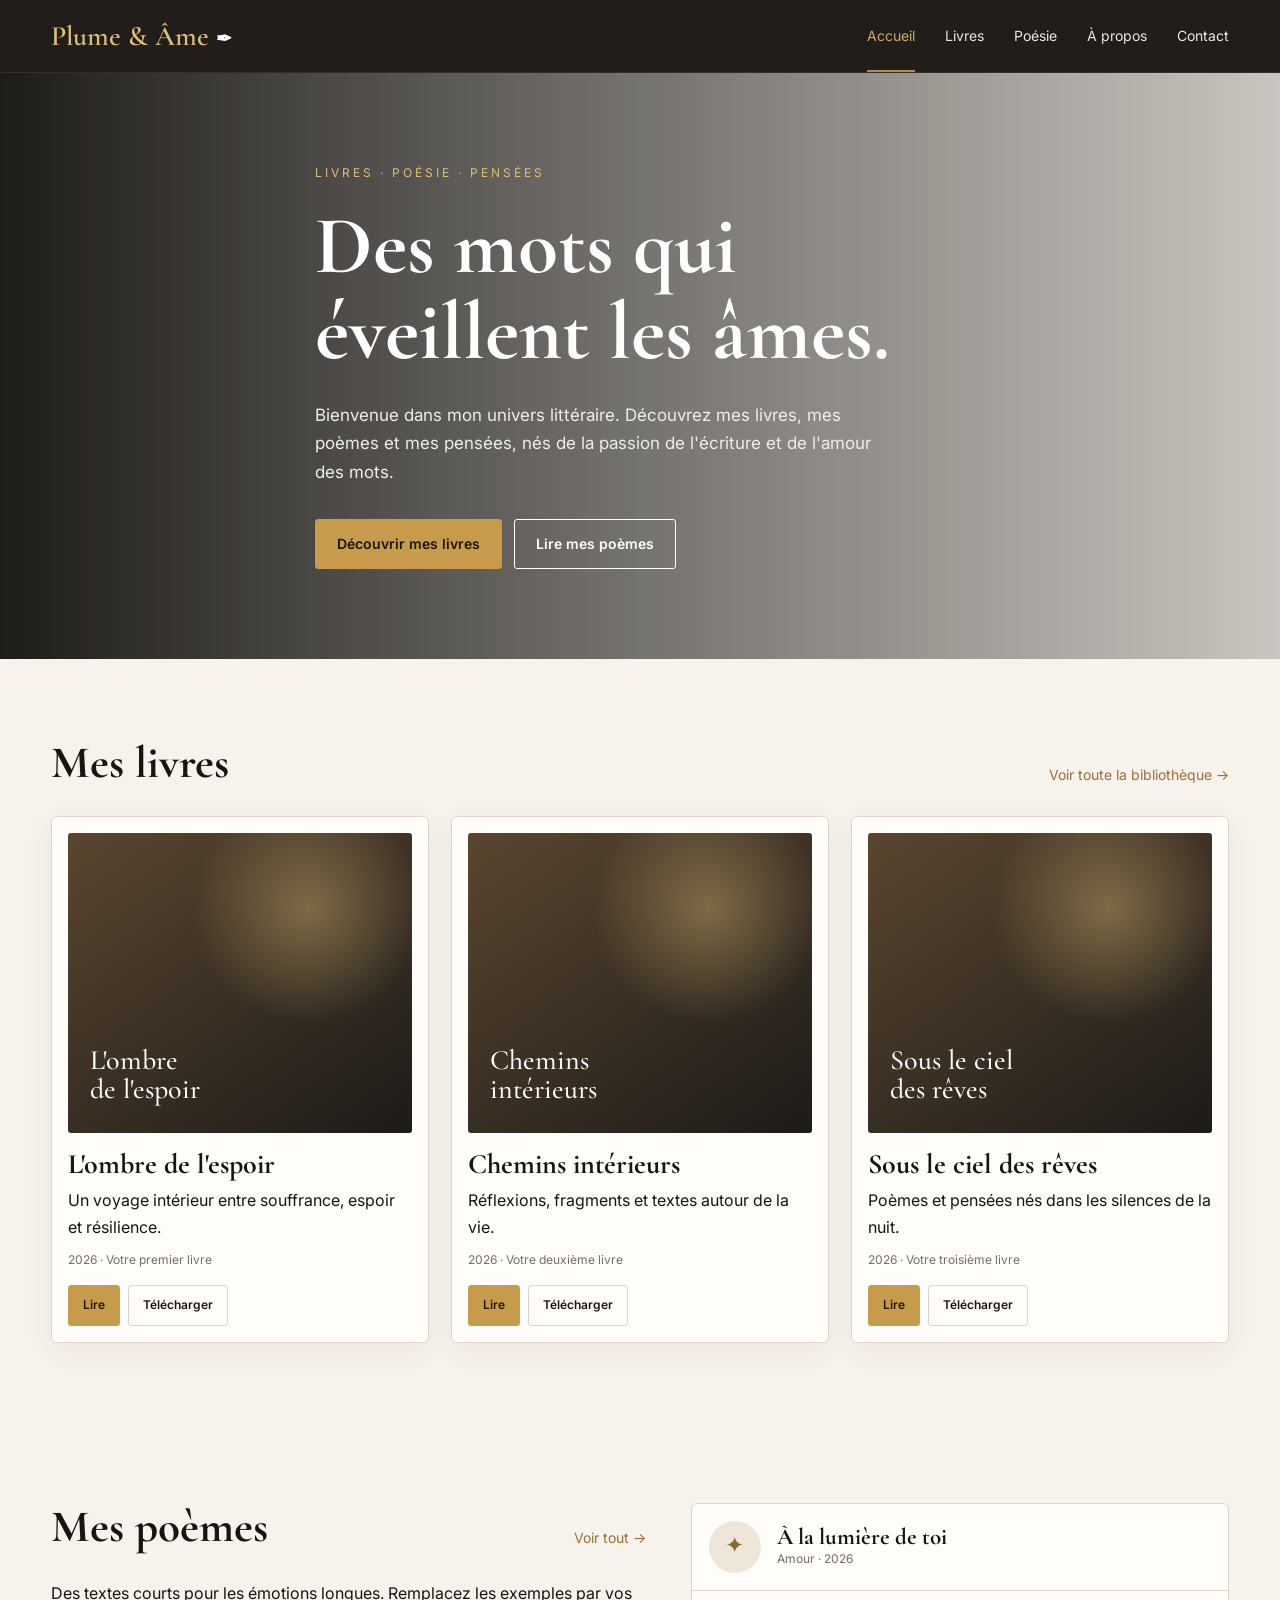
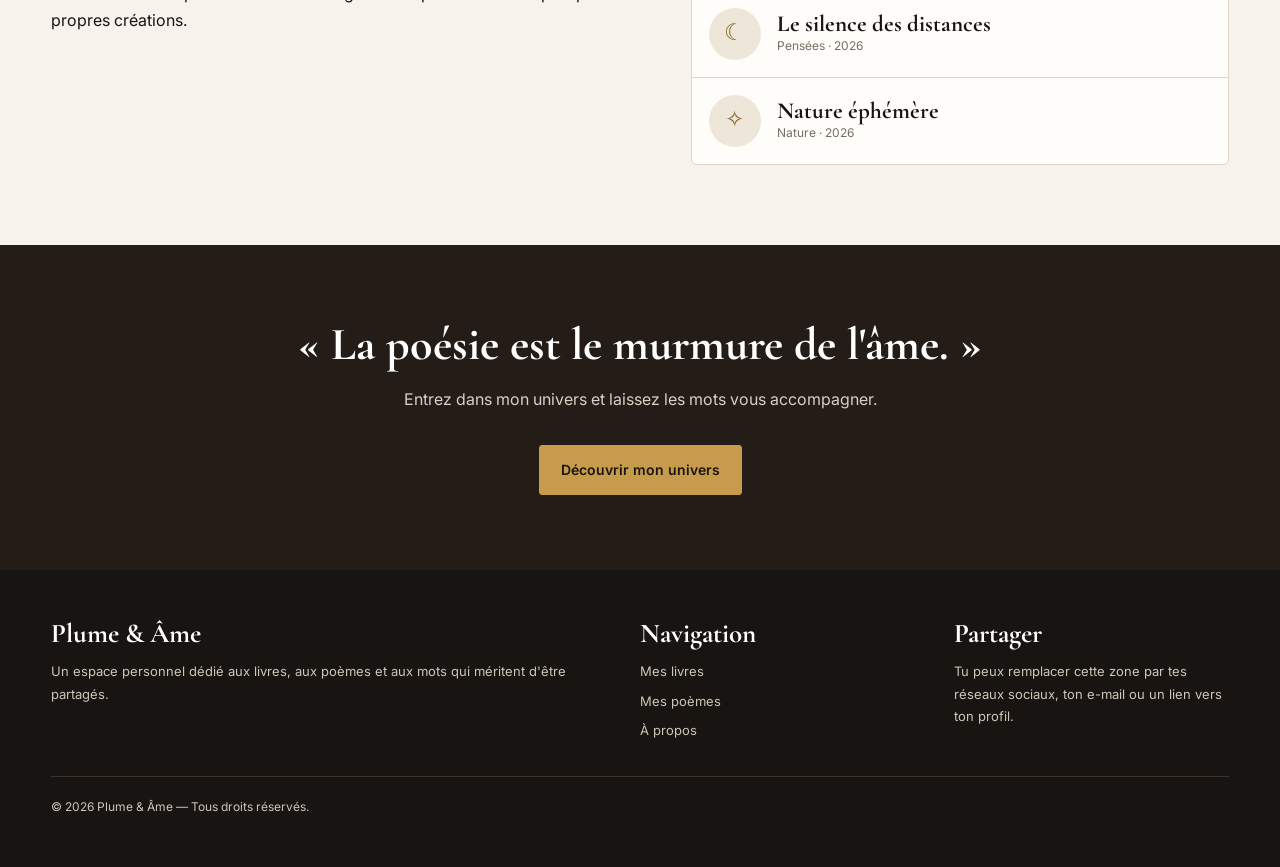
<file: index.html>
<!doctype html><html lang="fr"><head><meta charset="utf-8">
<meta name="viewport" content="width=device-width,initial-scale=1"><title>Accueil | Plume &amp; Âme</title>
<meta name="description" content="Livres et poésie de l'auteur."><link rel="stylesheet" href="css/style.css"></head>
<body><header class="site-header"><div class="container nav">
<a class="logo" href="index.html">Plume &amp; Âme <span>✒</span></a>
<button class="menu" aria-label="Menu">☰</button>
<ul class="nav-links">
<li><a href="index.html" class="active">Accueil</a></li>
<li><a href="livres.html">Livres</a></li>
<li><a href="poesie.html">Poésie</a></li>
<li><a href="apropos.html">À propos</a></li>
<li><a href="contact.html">Contact</a></li>
</ul></div></header><main>
<section class="hero"><div class="container hero-content">
<div class="eyebrow">Livres · Poésie · Pensées</div><h1>Des mots qui éveillent les âmes.</h1>
<p>Bienvenue dans mon univers littéraire. Découvrez mes livres, mes poèmes et mes pensées, nés de la passion de l'écriture et de l'amour des mots.</p>
<div class="actions"><a class="btn" href="livres.html">Découvrir mes livres</a><a class="btn secondary" href="poesie.html">Lire mes poèmes</a></div>
</div></section>
<section class="section"><div class="container"><div class="section-head"><h2>Mes livres</h2><a href="livres.html">Voir toute la bibliothèque →</a></div>
<div class="grid">
<article class="book-card"><div class="cover"><h3>L'ombre<br>de l'espoir</h3></div><h3>L'ombre de l'espoir</h3><p>Un voyage intérieur entre souffrance, espoir et résilience.</p><div class="meta">2026 · Votre premier livre</div><div class="card-actions"><a class="btn" href="livres/livre1.html">Lire</a><a class="btn light" href="livres/livre-1.pdf" download>Télécharger</a></div></article>
<article class="book-card"><div class="cover"><h3>Chemins<br>intérieurs</h3></div><h3>Chemins intérieurs</h3><p>Réflexions, fragments et textes autour de la vie.</p><div class="meta">2026 · Votre deuxième livre</div><div class="card-actions"><a class="btn" href="livres/livre2.html">Lire</a><a class="btn light" href="livres/livre-2.pdf" download>Télécharger</a></div></article>
<article class="book-card"><div class="cover"><h3>Sous le ciel<br>des rêves</h3></div><h3>Sous le ciel des rêves</h3><p>Poèmes et pensées nés dans les silences de la nuit.</p><div class="meta">2026 · Votre troisième livre</div><div class="card-actions"><a class="btn" href="livres/livre3.html">Lire</a><a class="btn light" href="livres/livre-3.pdf" download>Télécharger</a></div></article>
</div></div></section>
<section class="section"><div class="container poems"><div><div class="section-head"><h2>Mes poèmes</h2><a href="poesie.html">Voir tout →</a></div><p>Des textes courts pour les émotions longues. Remplacez les exemples par vos propres créations.</p></div>
<div class="poem-list">
<a class="poem-row" href="poesie/poeme1.html"><div class="poem-icon">✦</div><div><h3>À la lumière de toi</h3><p>Amour · 2026</p></div></a>
<a class="poem-row" href="poesie/poeme2.html"><div class="poem-icon">☾</div><div><h3>Le silence des distances</h3><p>Pensées · 2026</p></div></a>
<a class="poem-row" href="poesie/poeme3.html"><div class="poem-icon">✧</div><div><h3>Nature éphémère</h3><p>Nature · 2026</p></div></a>
</div></div></section>
<section class="quote"><div class="container"><h2>« La poésie est le murmure de l'âme. »</h2><p>Entrez dans mon univers et laissez les mots vous accompagner.</p><div class="actions" style="justify-content:center"><a class="btn" href="apropos.html">Découvrir mon univers</a></div></div></section>
</main><footer><div class="container">
<div class="footer-grid">
<div><h3>Plume &amp; Âme</h3><p>Un espace personnel dédié aux livres, aux poèmes et aux mots qui méritent d'être partagés.</p></div>
<div><h3>Navigation</h3><ul><li><a href="livres.html">Mes livres</a></li><li><a href="poesie.html">Mes poèmes</a></li><li><a href="apropos.html">À propos</a></li></ul></div>
<div><h3>Partager</h3><p>Tu peux remplacer cette zone par tes réseaux sociaux, ton e-mail ou un lien vers ton profil.</p></div>
</div><div class="copyright">© 2026 Plume &amp; Âme — Tous droits réservés.</div>
</div></footer><script src="js/main.js"></script></body></html>
</file>
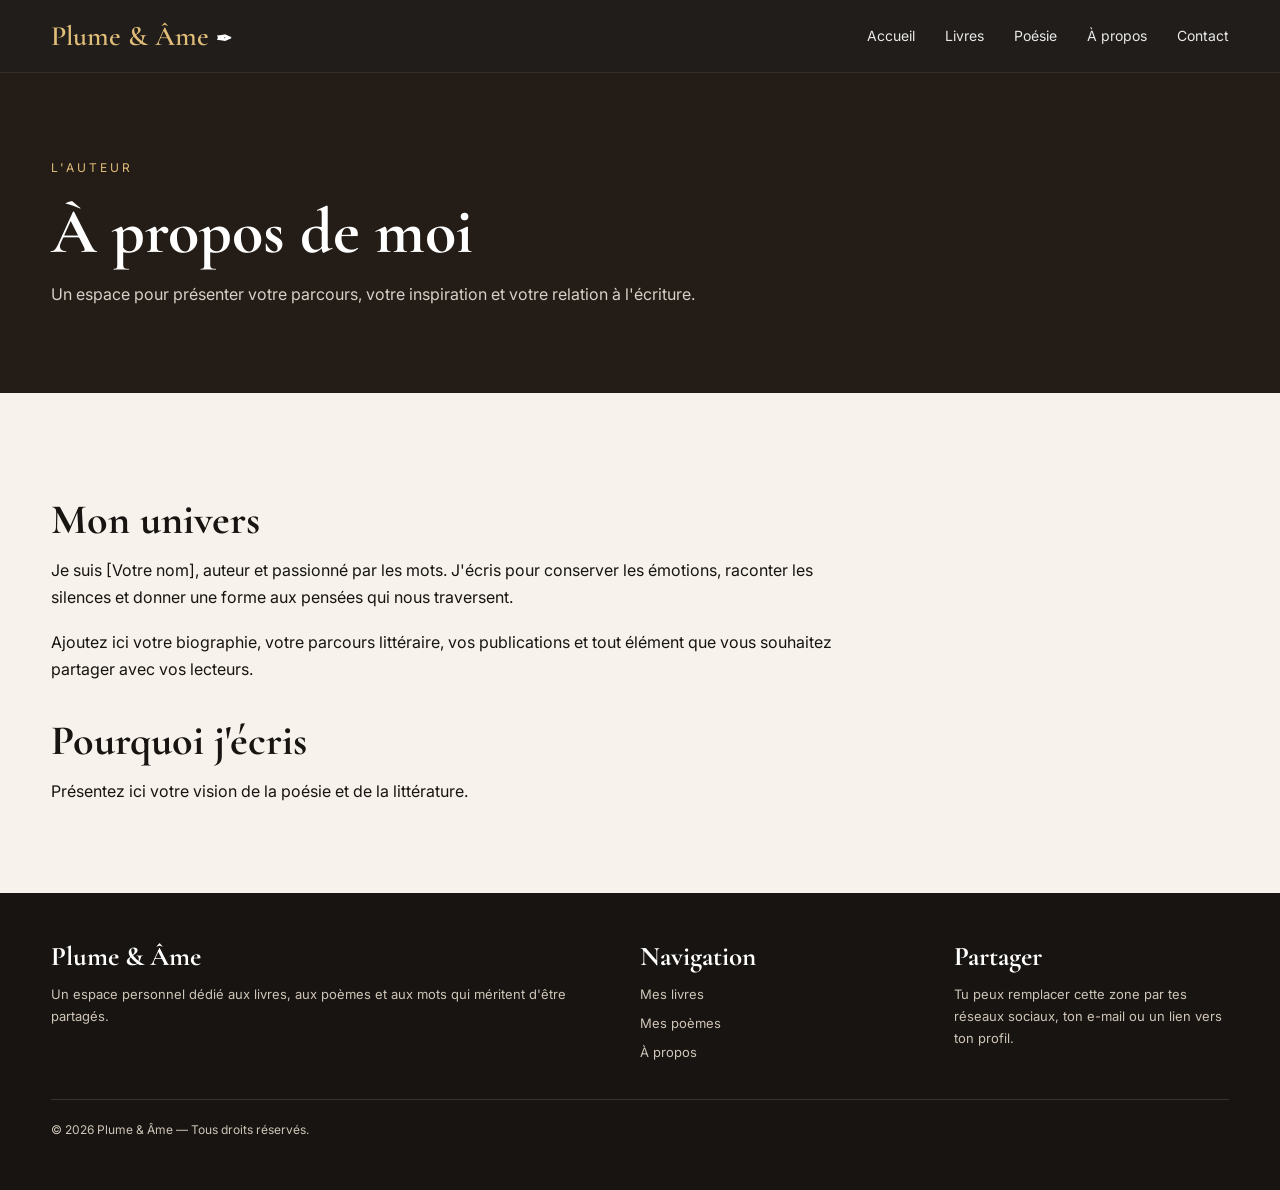
<file: apropos.html>
<!doctype html><html lang="fr"><head><meta charset="utf-8">
<meta name="viewport" content="width=device-width,initial-scale=1"><title>À propos | Plume &amp; Âme</title>
<meta name="description" content="Livres et poésie de l'auteur."><link rel="stylesheet" href="css/style.css"></head>
<body><header class="site-header"><div class="container nav">
<a class="logo" href="index.html">Plume &amp; Âme <span>✒</span></a>
<button class="menu" aria-label="Menu">☰</button>
<ul class="nav-links">
<li><a href="index.html" >Accueil</a></li>
<li><a href="livres.html">Livres</a></li>
<li><a href="poesie.html">Poésie</a></li>
<li><a href="apropos.html">À propos</a></li>
<li><a href="contact.html">Contact</a></li>
</ul></div></header><main><section class="page-hero"><div class="container"><div class="eyebrow">L'auteur</div><h1>À propos de moi</h1><p>Un espace pour présenter votre parcours, votre inspiration et votre relation à l'écriture.</p></div></section>
<section class="content"><div class="container"><h2>Mon univers</h2><p>Je suis [Votre nom], auteur et passionné par les mots. J'écris pour conserver les émotions, raconter les silences et donner une forme aux pensées qui nous traversent.</p><p>Ajoutez ici votre biographie, votre parcours littéraire, vos publications et tout élément que vous souhaitez partager avec vos lecteurs.</p><h2>Pourquoi j'écris</h2><p>Présentez ici votre vision de la poésie et de la littérature.</p></div></section></main><footer><div class="container">
<div class="footer-grid">
<div><h3>Plume &amp; Âme</h3><p>Un espace personnel dédié aux livres, aux poèmes et aux mots qui méritent d'être partagés.</p></div>
<div><h3>Navigation</h3><ul><li><a href="livres.html">Mes livres</a></li><li><a href="poesie.html">Mes poèmes</a></li><li><a href="apropos.html">À propos</a></li></ul></div>
<div><h3>Partager</h3><p>Tu peux remplacer cette zone par tes réseaux sociaux, ton e-mail ou un lien vers ton profil.</p></div>
</div><div class="copyright">© 2026 Plume &amp; Âme — Tous droits réservés.</div>
</div></footer><script src="js/main.js"></script></body></html>
</file>
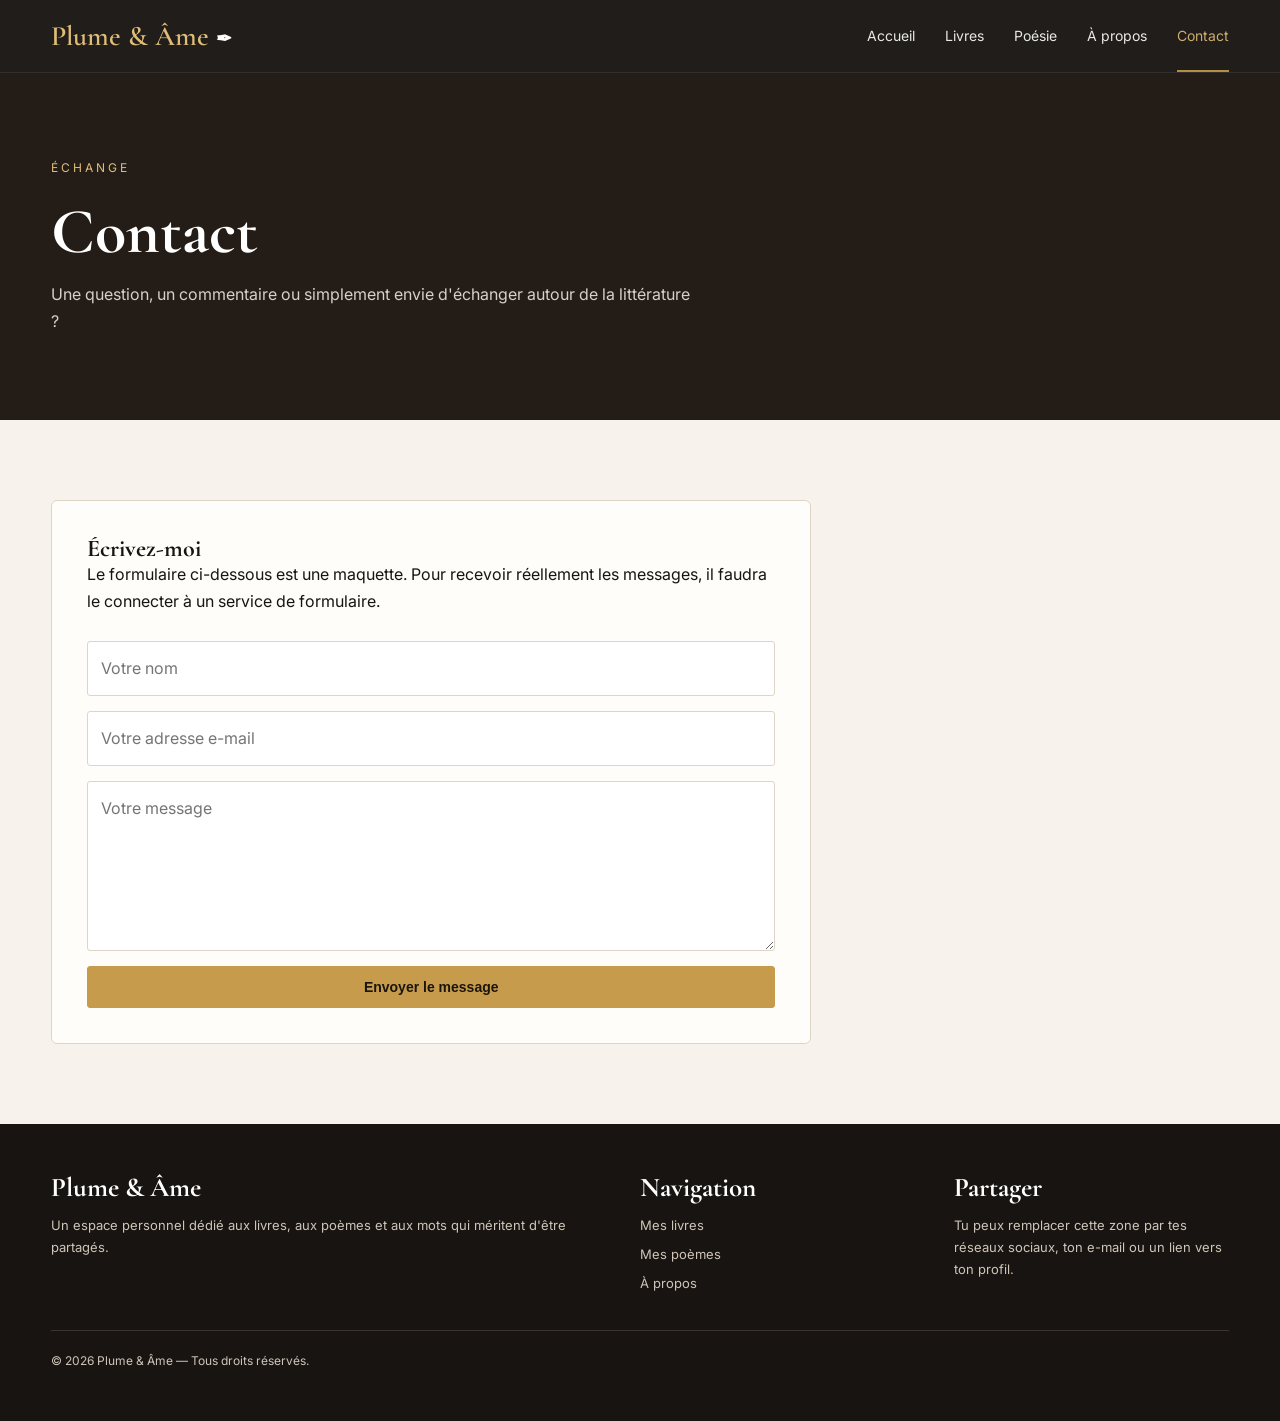
<file: contact.html>
<!doctype html><html lang="fr"><head><meta charset="utf-8">
<meta name="viewport" content="width=device-width,initial-scale=1"><title>Contact | Plume &amp; Âme</title>
<meta name="description" content="Livres et poésie de l'auteur."><link rel="stylesheet" href="css/style.css"></head>
<body><header class="site-header"><div class="container nav">
<a class="logo" href="index.html">Plume &amp; Âme <span>✒</span></a>
<button class="menu" aria-label="Menu">☰</button>
<ul class="nav-links">
<li><a href="index.html" >Accueil</a></li>
<li><a href="livres.html">Livres</a></li>
<li><a href="poesie.html">Poésie</a></li>
<li><a href="apropos.html">À propos</a></li>
<li><a href="contact.html" class="active">Contact</a></li>
</ul></div></header><main><section class="page-hero"><div class="container"><div class="eyebrow">Échange</div><h1>Contact</h1><p>Une question, un commentaire ou simplement envie d'échanger autour de la littérature ?</p></div></section>
<section class="section"><div class="container"><div class="contact-box"><h2>Écrivez-moi</h2><p>Le formulaire ci-dessous est une maquette. Pour recevoir réellement les messages, il faudra le connecter à un service de formulaire.</p>
<form action="#" method="post"><input type="text" name="name" placeholder="Votre nom" required><input type="email" name="email" placeholder="Votre adresse e-mail" required><textarea name="message" placeholder="Votre message" required></textarea><button class="btn" type="submit">Envoyer le message</button></form></div></div></section></main><footer><div class="container">
<div class="footer-grid">
<div><h3>Plume &amp; Âme</h3><p>Un espace personnel dédié aux livres, aux poèmes et aux mots qui méritent d'être partagés.</p></div>
<div><h3>Navigation</h3><ul><li><a href="livres.html">Mes livres</a></li><li><a href="poesie.html">Mes poèmes</a></li><li><a href="apropos.html">À propos</a></li></ul></div>
<div><h3>Partager</h3><p>Tu peux remplacer cette zone par tes réseaux sociaux, ton e-mail ou un lien vers ton profil.</p></div>
</div><div class="copyright">© 2026 Plume &amp; Âme — Tous droits réservés.</div>
</div></footer><script src="js/main.js"></script></body></html>
</file>
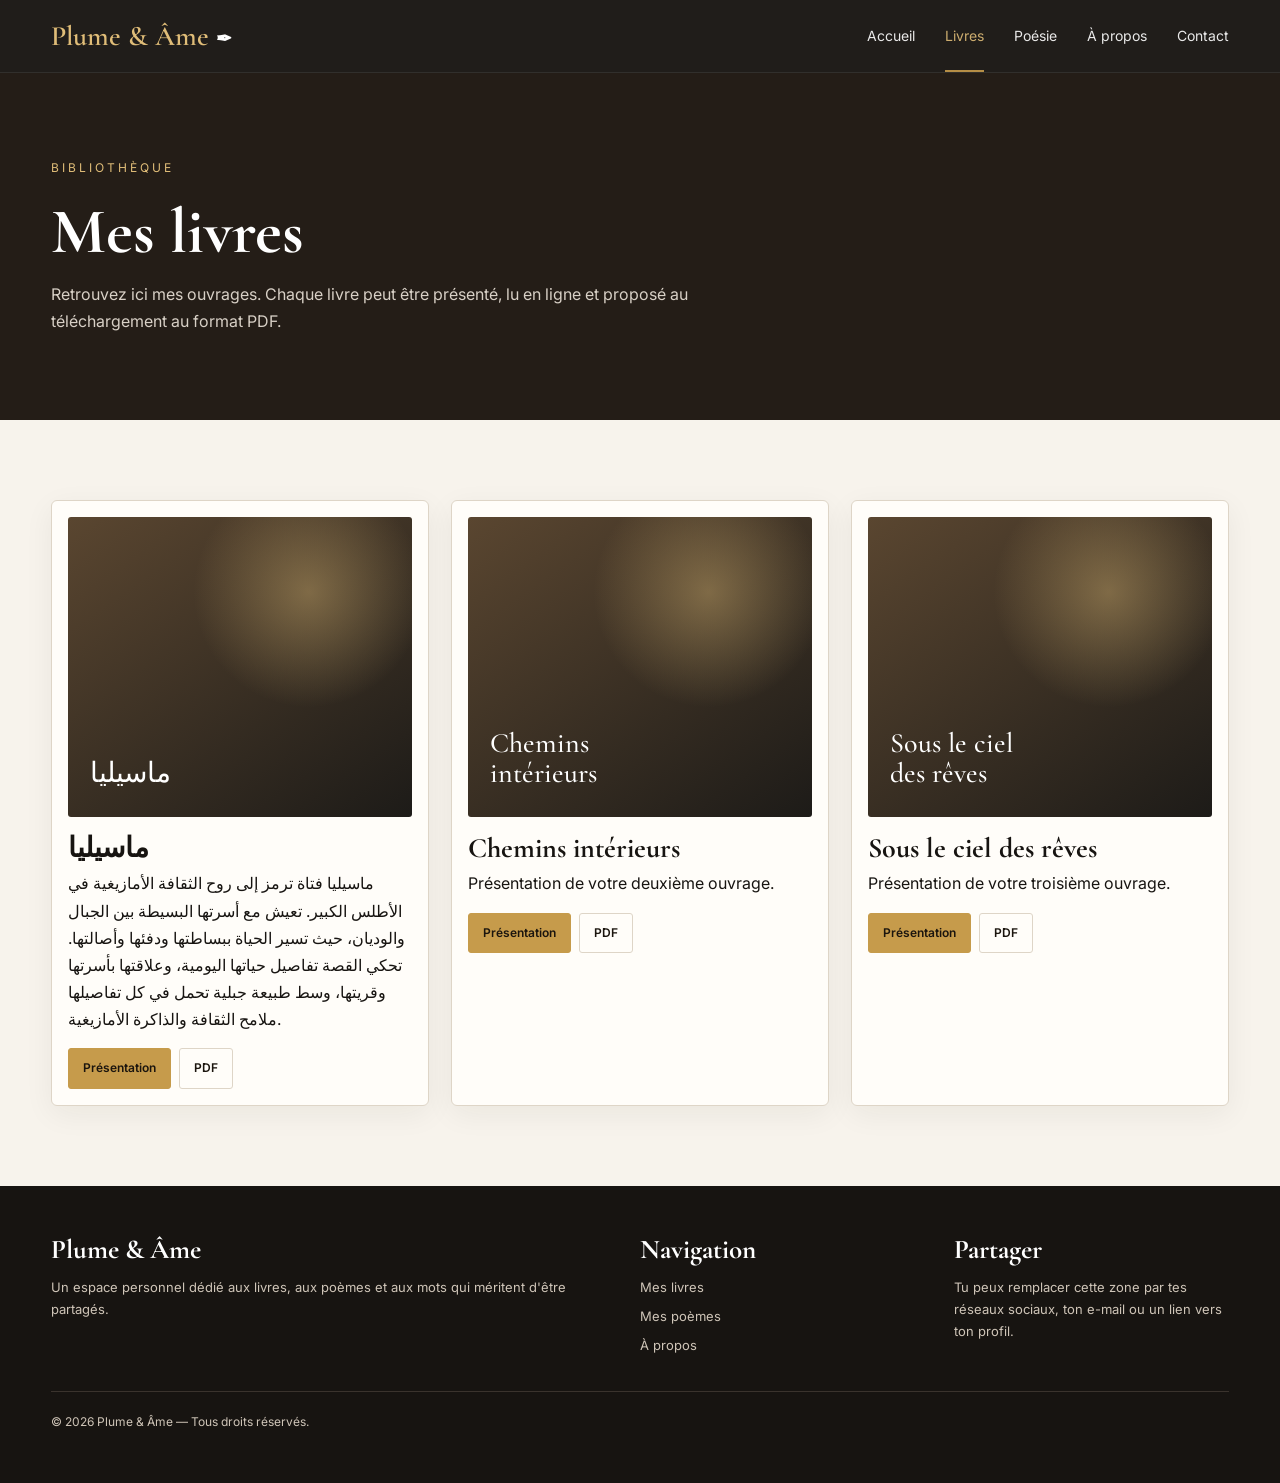
<file: livres.html>
<!doctype html><html lang="fr"><head><meta charset="utf-8">
<meta name="viewport" content="width=device-width,initial-scale=1"><title>Mes livres | Plume &amp; Âme</title>
<meta name="description" content="Livres et poésie de l'auteur."><link rel="stylesheet" href="css/style.css"></head>
<body><header class="site-header"><div class="container nav">
<a class="logo" href="index.html">Plume &amp; Âme <span>✒</span></a>
<button class="menu" aria-label="Menu">☰</button>
<ul class="nav-links">
<li><a href="index.html" >Accueil</a></li>
<li><a href="livres.html" class="active">Livres</a></li>
<li><a href="poesie.html">Poésie</a></li>
<li><a href="apropos.html">À propos</a></li>
<li><a href="contact.html">Contact</a></li>
</ul></div></header><main><section class="page-hero"><div class="container"><div class="eyebrow">Bibliothèque</div><h1>Mes livres</h1><p>Retrouvez ici mes ouvrages. Chaque livre peut être présenté, lu en ligne et proposé au téléchargement au format PDF.</p></div></section>
<section class="section"><div class="container"><div class="grid">
<article class="book-card"><div class="cover"><h3>ماسيليا</h3></div><h3>ماسيليا</h3><p>ماسيليا فتاة ترمز إلى روح الثقافة الأمازيغية في الأطلس الكبير. تعيش مع أسرتها البسيطة بين الجبال والوديان، حيث تسير الحياة ببساطتها ودفئها وأصالتها. تحكي القصة تفاصيل حياتها اليومية، وعلاقتها بأسرتها وقريتها، وسط طبيعة جبلية تحمل في كل تفاصيلها ملامح الثقافة والذاكرة الأمازيغية.</p><div class="card-actions"><a class="btn" href="‎ماسيليا_الجزء 1_ أمين فسوس.pdf‎">Présentation</a><a class="btn light" href="‎ماسيليا_الجزء 1_ أمين فسوس.pdf‎" download>PDF</a></div></article>
<article class="book-card"><div class="cover"><h3>Chemins<br>intérieurs</h3></div><h3>Chemins intérieurs</h3><p>Présentation de votre deuxième ouvrage.</p><div class="card-actions"><a class="btn" href="livres/livre2.html">Présentation</a><a class="btn light" href="livres/livre-2.pdf" download>PDF</a></div></article>
<article class="book-card"><div class="cover"><h3>Sous le ciel<br>des rêves</h3></div><h3>Sous le ciel des rêves</h3><p>Présentation de votre troisième ouvrage.</p><div class="card-actions"><a class="btn" href="livres/livre3.html">Présentation</a><a class="btn light" href="livres/livre-3.pdf" download>PDF</a></div></article>
</div></div></section></main><footer><div class="container">
<div class="footer-grid">
<div><h3>Plume &amp; Âme</h3><p>Un espace personnel dédié aux livres, aux poèmes et aux mots qui méritent d'être partagés.</p></div>
<div><h3>Navigation</h3><ul><li><a href="livres.html">Mes livres</a></li><li><a href="poesie.html">Mes poèmes</a></li><li><a href="apropos.html">À propos</a></li></ul></div>
<div><h3>Partager</h3><p>Tu peux remplacer cette zone par tes réseaux sociaux, ton e-mail ou un lien vers ton profil.</p></div>
</div><div class="copyright">© 2026 Plume &amp; Âme — Tous droits réservés.</div>
</div></footer><script src="js/main.js"></script></body></html>
</file>
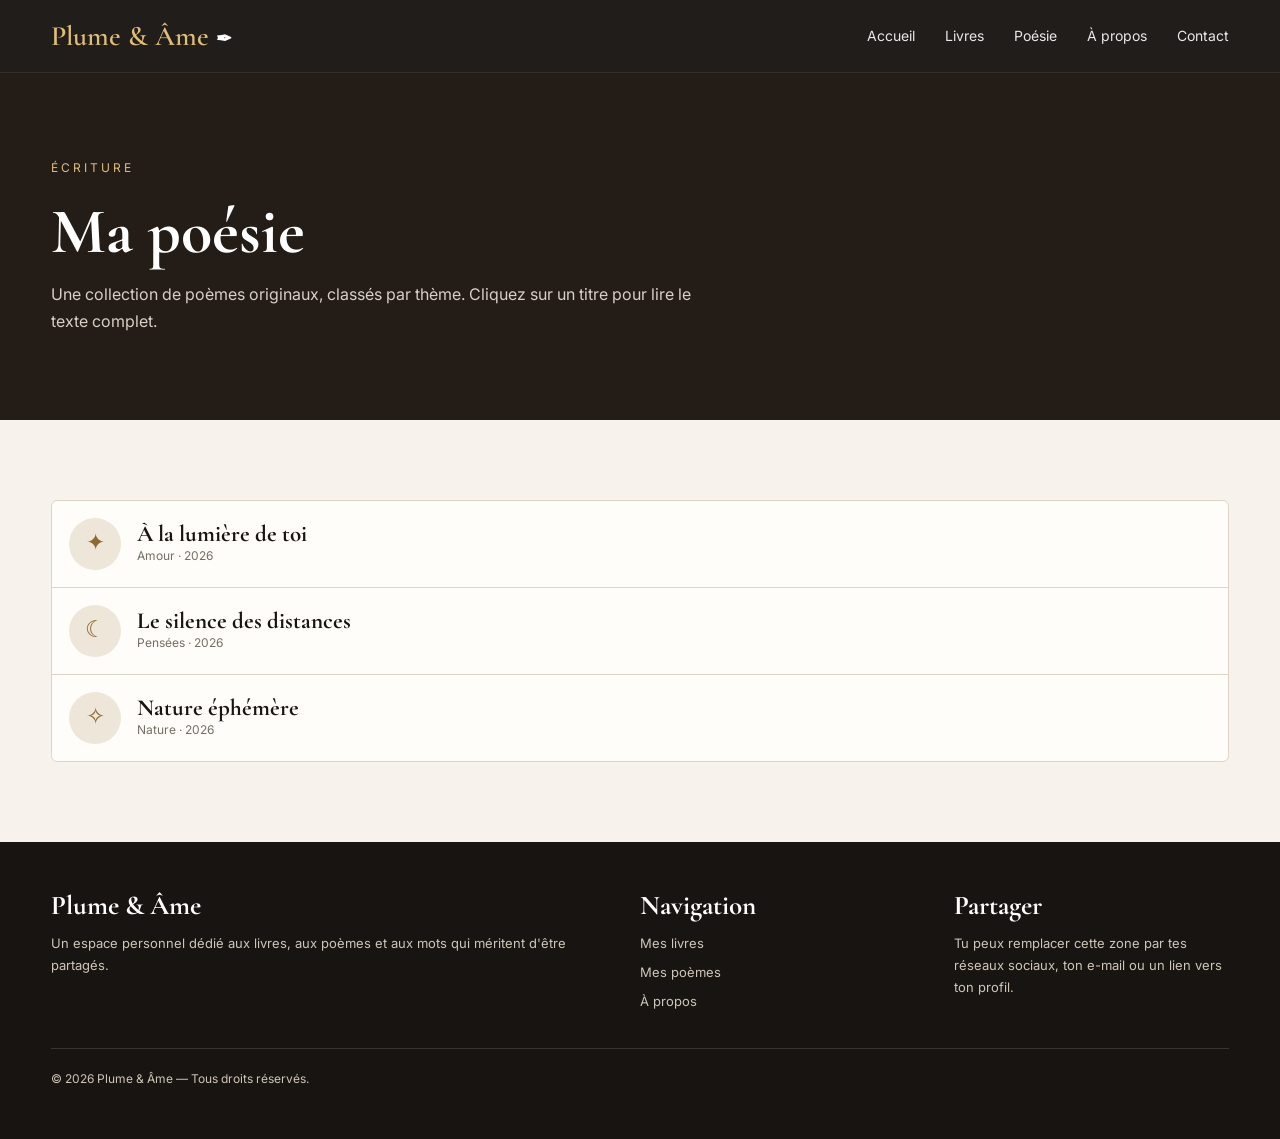
<file: poesie.html>
<!doctype html><html lang="fr"><head><meta charset="utf-8">
<meta name="viewport" content="width=device-width,initial-scale=1"><title>Poésie | Plume &amp; Âme</title>
<meta name="description" content="Livres et poésie de l'auteur."><link rel="stylesheet" href="css/style.css"></head>
<body><header class="site-header"><div class="container nav">
<a class="logo" href="index.html">Plume &amp; Âme <span>✒</span></a>
<button class="menu" aria-label="Menu">☰</button>
<ul class="nav-links">
<li><a href="index.html" >Accueil</a></li>
<li><a href="livres.html">Livres</a></li>
<li><a href="poesie.html">Poésie</a></li>
<li><a href="apropos.html">À propos</a></li>
<li><a href="contact.html">Contact</a></li>
</ul></div></header><main><section class="page-hero"><div class="container"><div class="eyebrow">Écriture</div><h1>Ma poésie</h1><p>Une collection de poèmes originaux, classés par thème. Cliquez sur un titre pour lire le texte complet.</p></div></section>
<section class="section"><div class="container"><div class="poem-list">
<a class="poem-row" href="poesie/poeme1.html"><div class="poem-icon">✦</div><div><h3>À la lumière de toi</h3><p>Amour · 2026</p></div></a>
<a class="poem-row" href="poesie/poeme2.html"><div class="poem-icon">☾</div><div><h3>Le silence des distances</h3><p>Pensées · 2026</p></div></a>
<a class="poem-row" href="poesie/poeme3.html"><div class="poem-icon">✧</div><div><h3>Nature éphémère</h3><p>Nature · 2026</p></div></a>
</div></div></section></main><footer><div class="container">
<div class="footer-grid">
<div><h3>Plume &amp; Âme</h3><p>Un espace personnel dédié aux livres, aux poèmes et aux mots qui méritent d'être partagés.</p></div>
<div><h3>Navigation</h3><ul><li><a href="livres.html">Mes livres</a></li><li><a href="poesie.html">Mes poèmes</a></li><li><a href="apropos.html">À propos</a></li></ul></div>
<div><h3>Partager</h3><p>Tu peux remplacer cette zone par tes réseaux sociaux, ton e-mail ou un lien vers ton profil.</p></div>
</div><div class="copyright">© 2026 Plume &amp; Âme — Tous droits réservés.</div>
</div></footer><script src="js/main.js"></script></body></html>
</file>
<file: css/style.css>
@import url('https://fonts.googleapis.com/css2?family=Cormorant+Garamond:wght@400;500;600;700&family=Inter:wght@400;500;600&display=swap');

:root{
  --ink:#171411; --paper:#f7f3ec; --cream:#eee6d8;
  --gold:#c69b4b; --gold2:#e0bd78; --muted:#756e65;
  --line:#ded5c7; --white:#fffdf9; --max:1180px;
}
*{box-sizing:border-box;margin:0;padding:0}
html{scroll-behavior:smooth}
body{font-family:Inter,Arial,sans-serif;color:var(--ink);background:var(--paper);line-height:1.7}
h1,h2,h3,h4{font-family:"Cormorant Garamond",Georgia,serif;line-height:1.05}
a{text-decoration:none;color:inherit}
img{max-width:100%;display:block}
.container{width:min(var(--max),92%);margin:auto}
.site-header{position:sticky;top:0;z-index:20;background:rgba(23,20,17,.96);color:#fff;border-bottom:1px solid rgba(255,255,255,.08)}
.nav{height:72px;display:flex;align-items:center;justify-content:space-between}
.logo{font:600 28px "Cormorant Garamond",serif;color:var(--gold2)}
.logo span{font-size:19px;color:#fff}
.nav-links{display:flex;gap:30px;list-style:none;font-size:14px}
.nav-links a{opacity:.9;padding:26px 0;border-bottom:2px solid transparent}
.nav-links a:hover,.nav-links .active{color:var(--gold2);border-color:var(--gold)}
.menu{display:none;background:none;border:0;color:#fff;font-size:25px}
.hero{min-height:570px;display:flex;align-items:center;color:#fff;background:
linear-gradient(90deg,rgba(12,10,8,.92),rgba(12,10,8,.55),rgba(12,10,8,.2)),
url("https://images.unsplash.com/photo-1455390582262-044cdead277a?auto=format&fit=crop&w=1800&q=85") center/cover}
.hero-content{max-width:650px;padding:90px 0}
.eyebrow{letter-spacing:3px;text-transform:uppercase;color:var(--gold2);font-size:12px;margin-bottom:20px}
.hero h1{font-size:clamp(48px,7vw,82px);margin-bottom:25px}
.hero p{font-size:17px;color:#eee;max-width:570px}
.actions{display:flex;gap:12px;margin-top:32px;flex-wrap:wrap}
.btn{display:inline-block;padding:12px 21px;border:1px solid var(--gold);background:var(--gold);color:#1b150e;border-radius:3px;font-weight:600;font-size:14px}
.btn.secondary{background:transparent;color:#fff;border-color:#fff}
.btn.light{background:var(--white);border-color:var(--line)}
.section{padding:80px 0}
.section-head{display:flex;justify-content:space-between;align-items:end;margin-bottom:30px}
.section-head h2{font-size:45px}
.section-head a{color:#987132;font-size:14px}
.grid{display:grid;grid-template-columns:repeat(3,1fr);gap:22px}
.book-card{background:var(--white);border:1px solid var(--line);padding:16px;border-radius:6px;box-shadow:0 8px 30px rgba(40,30,20,.06)}
.cover{height:300px;border-radius:3px;display:flex;align-items:end;padding:22px;color:#fff;
background:linear-gradient(145deg,#5a4630,#1d1b18);position:relative;overflow:hidden}
.cover:after{content:"";position:absolute;inset:0;background:radial-gradient(circle at 70% 25%,rgba(224,189,120,.4),transparent 35%)}
.cover h3{position:relative;z-index:1;font-size:35px;font-weight:500}
.book-card h3{font-size:28px;margin:17px 0 7px}
.meta{font-size:12px;color:var(--muted);margin:9px 0}
.card-actions{display:flex;gap:8px;margin-top:15px}
.card-actions .btn{padding:9px 14px;font-size:12px}
.poems{display:grid;grid-template-columns:1.05fr .95fr;gap:45px}
.poem-list{background:var(--white);border:1px solid var(--line);border-radius:6px;overflow:hidden}
.poem-row{display:flex;gap:16px;align-items:center;padding:17px;border-bottom:1px solid var(--line)}
.poem-row:last-child{border:0}
.poem-icon{width:52px;height:52px;border-radius:50%;background:var(--cream);display:grid;place-items:center;font-family:"Cormorant Garamond";font-size:23px;color:#8d6a31}
.poem-row h3{font-size:23px}
.poem-row p{font-size:12px;color:var(--muted)}
.quote{background:#241d17;color:#fff;padding:75px 0;text-align:center}
.quote h2{font-size:46px;max-width:850px;margin:auto}
.quote p{margin-top:18px;color:#d9d0c4}
.page-hero{padding:85px 0;background:#241d17;color:#fff}
.page-hero h1{font-size:64px}.page-hero p{color:#d8d0c6;max-width:650px;margin-top:15px}
.content{padding:70px 0}.content h2{font-size:42px;margin:35px 0 15px}.content p{max-width:800px;margin-bottom:18px}
.poem-full{background:var(--white);border:1px solid var(--line);padding:45px;border-radius:6px;max-width:800px}
.poem-full h2{margin:0 0 22px}.poem-text{font-family:"Cormorant Garamond",serif;font-size:23px;line-height:1.7;white-space:pre-line}
.contact-box{max-width:760px;background:var(--white);border:1px solid var(--line);padding:35px;border-radius:6px}
form{display:grid;gap:15px;margin-top:25px}
input,textarea{width:100%;padding:13px;border:1px solid var(--line);background:#fff;font:inherit;border-radius:3px}
textarea{min-height:170px;resize:vertical}
footer{background:#171411;color:#cfc5b8;padding:50px 0}
.footer-grid{display:grid;grid-template-columns:2fr 1fr 1fr;gap:40px}
footer h3{color:#fff;font-size:27px;margin-bottom:12px} footer p,footer li{font-size:13px}
footer ul{list-style:none;display:grid;gap:7px}
.copyright{border-top:1px solid #3a332d;margin-top:35px;padding-top:20px;font-size:12px}
@media(max-width:760px){
  .nav-links{display:none;position:absolute;top:72px;left:0;right:0;background:#171411;padding:15px 5%;flex-direction:column;gap:0}
  .nav-links.open{display:flex}.nav-links a{padding:12px 0}.menu{display:block}
  .hero{min-height:600px}.hero h1{font-size:54px}
  .grid,.poems,.footer-grid{grid-template-columns:1fr}
  .section-head{align-items:start;gap:15px;flex-direction:column}
  .page-hero h1{font-size:52px}
}
.book-cover {
    width: 320px;
    max-width: 100%;
    margin: 0 auto 35px;
    border-radius: 5px;
    box-shadow: 0 15px 40px rgba(0,0,0,0.18);
}
</file>
